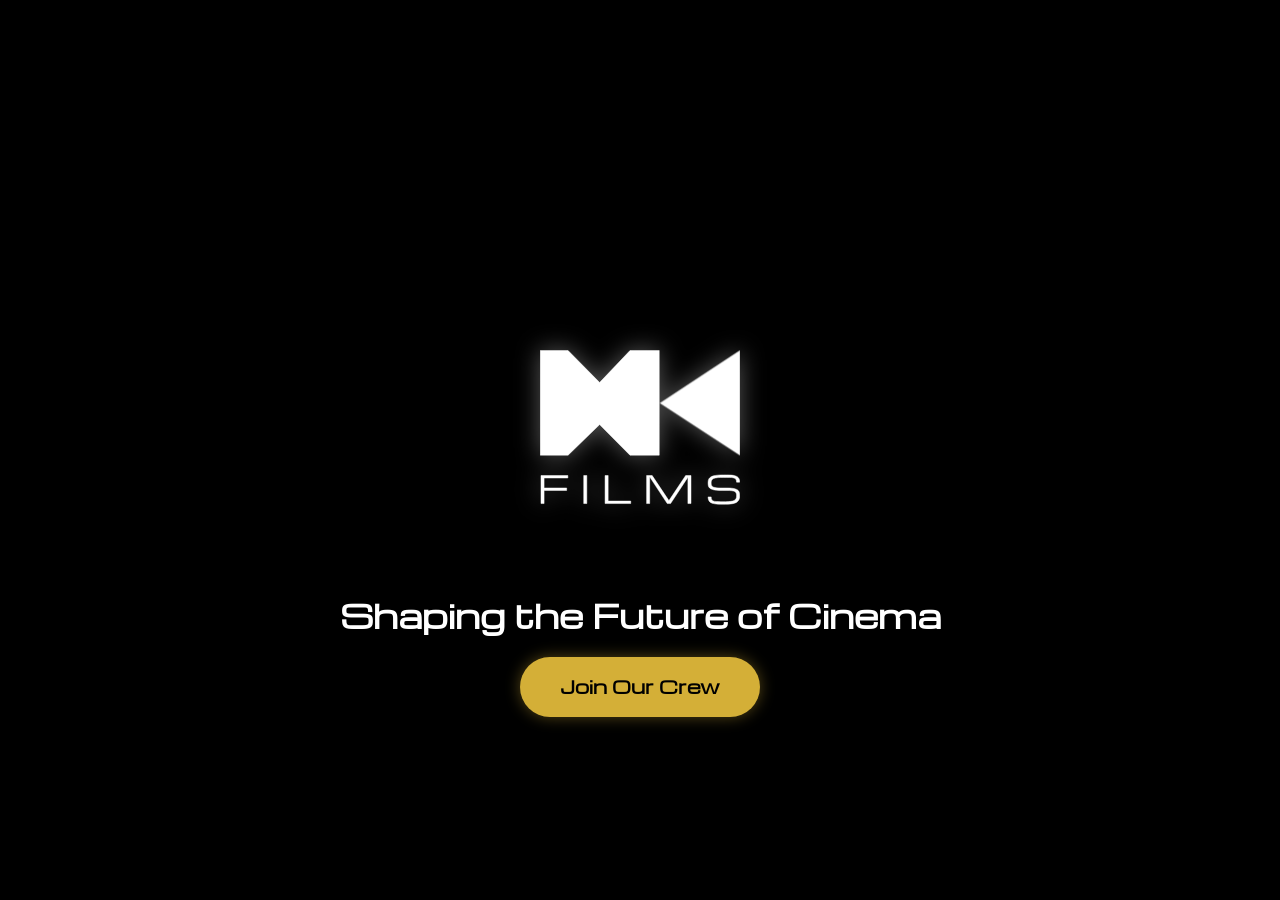
<file: index.html>
<!DOCTYPE html>
<html lang="en">

<head>
    <meta charset="UTF-8">
    <meta name="viewport" content="width=device-width, initial-scale=1.0">
    <title>MKFilms | Cinematic Vision</title>
    <meta name="description"
        content="MKFilms - A visionary movie production startup bringing your imagination to life.">
    <link rel="preconnect" href="https://fonts.googleapis.com">
    <link rel="preconnect" href="https://fonts.gstatic.com" crossorigin>
    <link href="https://fonts.googleapis.com/css2?family=Michroma&display=swap" rel="stylesheet">
    <link rel="stylesheet" href="style.css">
</head>

<body>
    <video autoplay muted loop playsinline class="bg-video">
        <source src="bgvideo.mp4" type="video/mp4">
    </video>
    <div class="background-effects overlay">
        <div class="glow glow-1"></div>
        <div class="glow glow-2"></div>
    </div>


    <main class="hero-section">
        <div class="hero-content">
            <div class="logo-container" id="logo-container">
                <svg width="426" height="329" viewBox="0 0 426 329" fill="none" xmlns="http://www.w3.org/2000/svg" class="animated-logo" id="main-logo">
<path d="M59.791 0.5L126.644 68.3506L127.007 68.7197L127.362 68.3438L191.714 0.5H254V223.5H191.708L127.354 158.647L127.007 158.297L126.651 158.642L59.7969 223.5H0.5V0.5H59.791Z" fill="white" stroke="white" class="svg-elem-1"></path>
<path d="M425.5 223.076L255.912 112.497L425.5 0.926758V223.076Z" fill="white" stroke="white" class="svg-elem-2"></path>
<path d="M390.367 265.484H397.961C401.746 265.484 405.051 265.629 407.877 265.917H407.882C410.707 266.179 413.125 266.609 415.143 267.204L415.148 267.206C417.17 267.776 418.819 268.496 420.108 269.355L420.118 269.361C421.434 270.196 422.46 271.201 423.208 272.372V272.373L423.215 272.383C423.993 273.537 424.535 274.86 424.84 276.356C425.121 277.737 425.274 279.264 425.3 280.938H418.705C418.66 278.756 418.313 276.977 417.628 275.634C416.928 274.26 415.801 273.227 414.282 272.528L413.974 272.394C412.319 271.678 410.175 271.25 407.562 271.09H407.562C404.963 270.904 401.762 270.812 397.961 270.812H390.367C385.929 270.812 382.169 270.954 379.091 271.238L377.813 271.369C374.52 271.715 371.879 272.316 369.914 273.189C367.943 274.066 366.522 275.266 365.718 276.817C364.933 278.332 364.555 280.197 364.555 282.387C364.555 283.727 364.649 284.931 364.84 285.995C365.036 287.089 365.431 288.068 366.029 288.923L366.035 288.931L366.041 288.938C366.675 289.773 367.542 290.464 368.623 291.019C369.707 291.574 371.114 292.021 372.826 292.369C374.543 292.718 376.623 292.97 379.062 293.129L379.068 293.13C381.532 293.262 384.455 293.328 387.836 293.328H398.277C402.431 293.328 405.984 293.499 408.938 293.839C411.896 294.179 414.364 294.688 416.351 295.358L416.357 295.361C418.374 296.008 419.946 296.812 421.096 297.762C422.26 298.724 423.152 299.819 423.777 301.045L423.779 301.049C424.407 302.254 424.813 303.618 424.991 305.146L424.992 305.155C425.2 306.712 425.305 308.404 425.305 310.23C425.305 312.045 425.136 313.751 424.801 315.349L424.8 315.354C424.495 316.905 423.937 318.324 423.127 319.615C422.321 320.899 421.221 322.053 419.815 323.075C418.418 324.091 416.622 324.967 414.416 325.694C412.216 326.419 409.548 326.967 406.406 327.334L406.401 327.335C403.29 327.727 399.634 327.924 395.43 327.924H385.305C381.52 327.924 378.215 327.779 375.389 327.491C372.914 327.239 370.75 326.878 368.894 326.409L368.117 326.202C366.097 325.606 364.447 324.873 363.156 324.013C362.022 323.234 361.09 322.353 360.354 321.373L360.051 320.946C359.299 319.766 358.769 318.431 358.465 316.936H358.466C358.185 315.53 358.031 313.989 358.006 312.312H364.6C364.645 314.494 364.992 316.273 365.677 317.616C366.423 319.079 367.653 320.169 369.325 320.894L369.332 320.896C370.982 321.584 373.11 322.013 375.697 322.199H375.703C378.301 322.358 381.502 322.438 385.305 322.438H395.43C399.873 322.438 403.577 322.226 406.536 321.8C409.494 321.373 411.889 320.689 413.699 319.729C415.514 318.767 416.827 317.496 417.594 315.905L417.595 315.902C418.346 314.316 418.711 312.42 418.711 310.23C418.711 308.196 418.487 306.451 418.026 305.01L417.931 304.726C417.412 303.177 416.364 301.955 414.826 301.06H414.827C413.321 300.167 411.228 299.561 408.586 299.214H408.585C405.943 298.841 402.504 298.656 398.277 298.656H387.836C383.207 298.656 379.243 298.485 375.943 298.145C372.665 297.804 369.927 297.32 367.722 296.697H367.721C365.518 296.049 363.785 295.266 362.501 294.361C361.366 293.538 360.476 292.626 359.821 291.628L359.556 291.194C358.904 290.014 358.475 288.704 358.272 287.261C358.065 285.757 357.961 284.133 357.961 282.387C357.961 280.569 358.117 278.888 358.426 277.343L358.425 277.342C358.754 275.826 359.348 274.469 360.202 273.263L360.205 273.259C361.058 272.029 362.233 270.926 363.743 269.953C365.243 268.987 367.183 268.174 369.576 267.523L369.579 267.522C371.996 266.847 374.906 266.337 378.314 265.996C381.721 265.655 385.738 265.484 390.367 265.484Z" fill="white" stroke="white" class="svg-elem-3"></path>
<path d="M238.959 266.75L274.208 319.684L274.625 320.309L275.041 319.684L310.29 266.75H321.625V326.5H315.031V270.473L314.113 271.868L278.191 326.5H271.058L234.582 271.038L233.664 269.643V326.5H227.07V266.75H238.959Z" fill="white" stroke="white" class="svg-elem-4"></path>
<path d="M145.172 266.75V321.172H193.266V326.5H138.578V266.75H145.172Z" fill="white" stroke="white" class="svg-elem-5"></path>
<path d="M99.7109 266.75V326.5H93.1172V266.75H99.7109Z" fill="white" stroke="white" class="svg-elem-6"></path>
<path d="M59.3125 266.75V272.078H8.6875V293.328H56.7812V298.656H8.6875V326.5H2.09375V266.75H59.3125Z" fill="white" stroke="white" class="svg-elem-7"></path>
</svg>
            </div>
            <h1 class="hero-title">Shaping the Future of Cinema</h1>
            <a href="careers.html" class="cta-button">Join Our Crew</a>
        </div>
    </main>

    <audio id="brand-intro" src="universfield-brand-logo-intro-352299.mp3" preload="auto" autoplay></audio>
    <script src="script.js"></script>
</body>

</html>
</file>
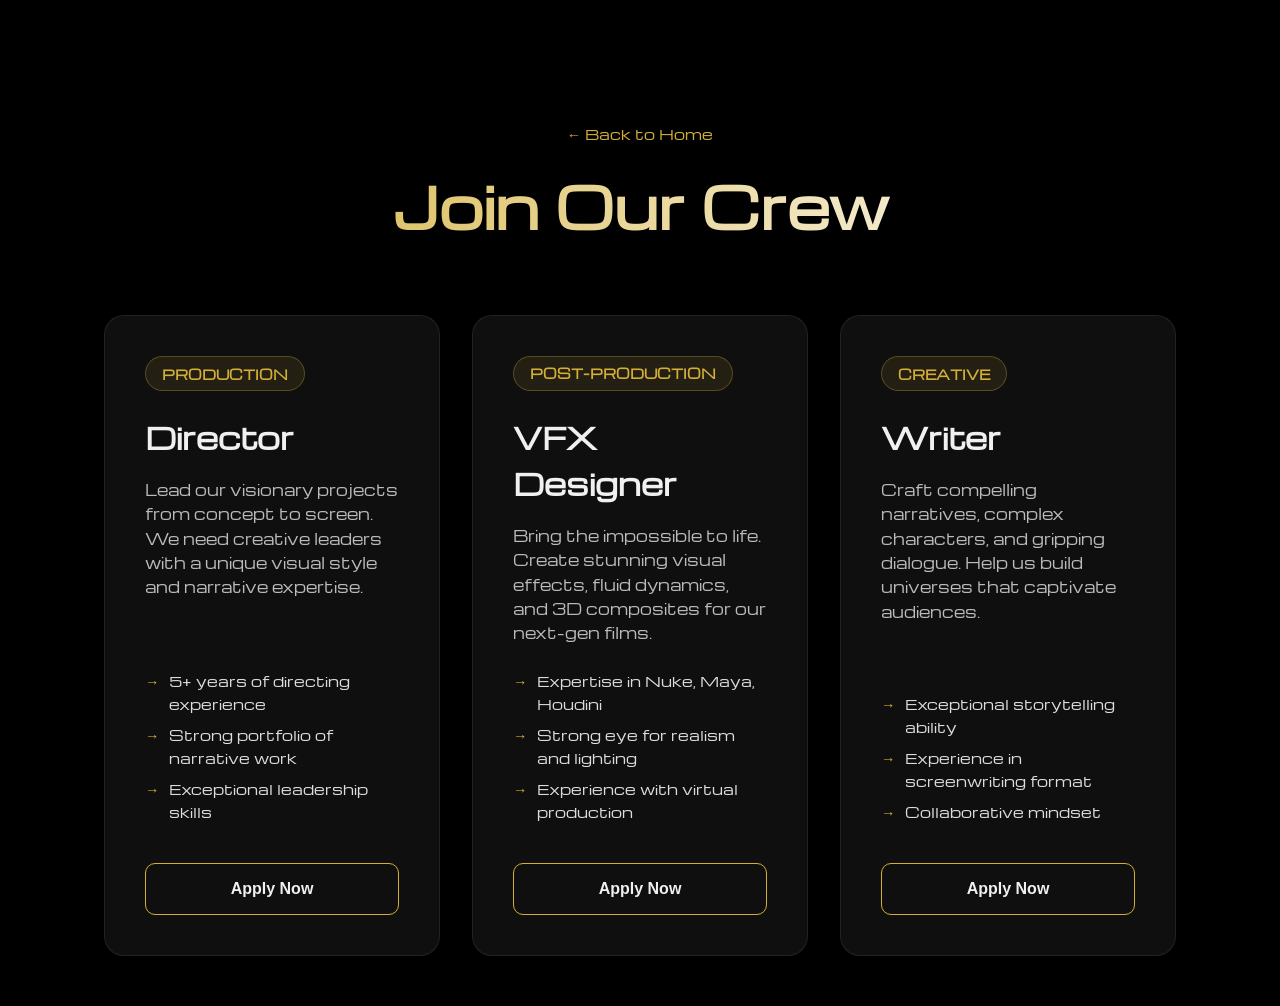
<file: careers.html>
<!DOCTYPE html>
<html lang="en">

<head>
    <meta charset="UTF-8">
    <meta name="viewport" content="width=device-width, initial-scale=1.0">
    <title>Hiring Now | MKFilms</title>
    <meta name="description"
        content="MKFilms is hiring! Explore our open positions for VFX Designers, Directors, and Writers.">
    <link rel="preconnect" href="https://fonts.googleapis.com">
    <link rel="preconnect" href="https://fonts.gstatic.com" crossorigin>
    <link href="https://fonts.googleapis.com/css2?family=Michroma&display=swap" rel="stylesheet">
    <link rel="stylesheet" href="style.css">
</head>

<body>
    <div class="background-effects">
        <div class="glow glow-1"></div>
        <div class="glow glow-2"></div>
    </div>



    <main class="careers-section">
        <div class="careers-header">
            <a href="index.html" class="back-link">← Back to Home</a>
            <h1 class="page-title">Join Our Crew</h1>
        </div>

        <div class="jobs-grid">
            <!-- Job Card 1 -->
            <div class="job-card">
                <div class="job-card-content">
                    <div class="job-badge">Production</div>
                    <h2 class="job-title">Director</h2>
                    <p class="job-desc">Lead our visionary projects from concept to screen. We need creative leaders
                        with a unique visual style and narrative expertise.</p>
                    <ul class="job-requirements">
                        <li>5+ years of directing experience</li>
                        <li>Strong portfolio of narrative work</li>
                        <li>Exceptional leadership skills</li>
                    </ul>
                    <button class="apply-btn">Apply Now</button>
                </div>
                <div class="card-glow"></div>
            </div>

            <!-- Job Card 2 -->
            <div class="job-card">
                <div class="job-card-content">
                    <div class="job-badge">Post-Production</div>
                    <h2 class="job-title">VFX Designer</h2>
                    <p class="job-desc">Bring the impossible to life. Create stunning visual effects, fluid dynamics,
                        and 3D composites for our next-gen films.</p>
                    <ul class="job-requirements">
                        <li>Expertise in Nuke, Maya, Houdini</li>
                        <li>Strong eye for realism and lighting</li>
                        <li>Experience with virtual production</li>
                    </ul>
                    <button class="apply-btn">Apply Now</button>
                </div>
                <div class="card-glow"></div>
            </div>

            <!-- Job Card 3 -->
            <div class="job-card">
                <div class="job-card-content">
                    <div class="job-badge">Creative</div>
                    <h2 class="job-title">Writer</h2>
                    <p class="job-desc">Craft compelling narratives, complex characters, and gripping dialogue. Help us
                        build universes that captivate audiences.</p>
                    <ul class="job-requirements">
                        <li>Exceptional storytelling ability</li>
                        <li>Experience in screenwriting format</li>
                        <li>Collaborative mindset</li>
                    </ul>
                    <button class="apply-btn">Apply Now</button>
                </div>
                <div class="card-glow"></div>
            </div>
        </div>
    </main>

    <script src="script.js"></script>
</body>

</html>
</file>
<file: style.css>
:root {
    --bg-color: #000000;
    --text-color: #f0f0f0;
    --accent-color: #d4af37;
    /* Cinematic Gold */
    --accent-glow: rgba(212, 175, 55, 0.4);
    --card-bg: rgba(25, 25, 25, 0.6);
    --card-border: rgba(255, 255, 255, 0.08);
    --font-primary: 'Michroma', sans-serif;
}

* {
    margin: 0;
    padding: 0;
    box-sizing: border-box;
}

body {
    font-family: var(--font-primary);
    background-color: var(--bg-color);
    color: var(--text-color);
    overflow-x: hidden;
    line-height: 1.6;
}

/* Background Effects */
.bg-video {
    position: fixed;
    top: 50%;
    left: 50%;
    min-width: 100%;
    min-height: 100%;
    width: auto;
    height: auto;
    z-index: -2;
    transform: translateX(-50%) translateY(-50%);
    object-fit: cover;
    opacity: 0.6;
}

.background-effects {
    position: fixed;
    top: 0;
    left: 0;
    width: 100vw;
    height: 100vh;
    z-index: -1;
    overflow: hidden;
    pointer-events: none;
}




/* Back Link */
.back-link {
    display: inline-block;
    color: var(--accent-color);
    text-decoration: none;
    font-size: 0.9rem;
    margin-bottom: 1rem;
    transition: transform 0.3s ease;
}



/* Hero Section */
.hero-section {
    min-height: 100vh;
    display: flex;
    justify-content: center;
    align-items: center;
    text-align: center;
    padding-top: 80px;
}

.hero-content {
    max-width: 800px;
    padding: 2rem;
    display: flex;
    flex-direction: column;
    align-items: center;

    transform-origin: center;
}



.logo-container {
    perspective: 1200px;
    /* Layer 1: cinematic 3D flip entrance */
    animation: logo3DFlip 2.2s cubic-bezier(0.23, 1, 0.32, 1) both;
}

@keyframes logo3DFlip {
    0% {
        transform: rotateY(-180deg) scale(0.4);
        opacity: 0;
    }

    60% {
        transform: rotateY(12deg) scale(1.05);
        opacity: 1;
    }

    80% {
        transform: rotateY(-6deg) scale(0.98);
    }

    100% {
        transform: rotateY(0deg) scale(1);
        opacity: 1;
    }
}


.hero-title {
    font-size: 2rem;
    font-weight: 800;
    line-height: 1.1;
    margin-bottom: 1.5rem;
    color: #fff;
}

.animated-logo {
    width: 200px;
    transform-style: preserve-3d;
    /* Layer 2: color sweep (runs once, ends in white) + Layer 3: float+wave loop */
    animation:
        logoColorSweep 3.5s ease-in-out 1.8s both,
        logoFloat 4s ease-in-out 3.5s infinite,
        logoWave 6s ease-in-out 3.5s infinite;
}

/* ── Color sweep: transparent → gold → cyan → violet → white ── */
@keyframes logoColorSweep {
    0% {
        filter: drop-shadow(0 0 0px rgba(212, 175, 55, 0));
    }

    15% {
        filter:
            drop-shadow(0 0 18px rgba(212, 175, 55, 1)) drop-shadow(0 0 40px rgba(212, 175, 55, 0.6)) brightness(1.3) sepia(0.4);
    }

    35% {
        filter:
            drop-shadow(0 0 22px rgba(80, 220, 255, 1)) drop-shadow(0 0 55px rgba(80, 220, 255, 0.5)) brightness(1.4) hue-rotate(30deg);
    }

    55% {
        filter:
            drop-shadow(0 0 25px rgba(180, 80, 255, 1)) drop-shadow(0 0 60px rgba(180, 80, 255, 0.5)) brightness(1.5) hue-rotate(60deg);
    }

    75% {
        filter:
            drop-shadow(0 0 20px rgba(255, 255, 255, 0.9)) drop-shadow(0 0 50px rgba(255, 255, 255, 0.4)) brightness(1.6);
    }

    100% {
        filter:
            drop-shadow(0 0 12px rgba(255, 255, 255, 0.35)) brightness(1);
    }
}

/* ── Floating breath: gentle vertical oscillation ── */
@keyframes logoFloat {

    0%,
    100% {
        transform: translateY(0px) rotateX(0deg);
    }

    30% {
        transform: translateY(-10px) rotateX(2deg);
    }

    70% {
        transform: translateY(6px) rotateX(-1.5deg);
    }
}

/* ── Liquid wave: subtle organic scale + skew ripple ── */
@keyframes logoWave {

    0%,
    100% {
        transform: scaleX(1) skewX(0deg) scaleY(1);
    }

    20% {
        transform: scaleX(1.02) skewX(0.6deg) scaleY(0.99);
    }

    50% {
        transform: scaleX(0.98) skewX(-0.4deg) scaleY(1.01);
    }

    75% {
        transform: scaleX(1.01) skewX(0.3deg) scaleY(0.995);
    }
}



.cta-button {
    display: inline-block;
    padding: 1rem 2.5rem;
    font-size: 1.1rem;
    font-weight: 600;
    color: #000;
    background-color: var(--accent-color);
    border: none;
    border-radius: 30px;
    text-decoration: none;
    cursor: pointer;
    transition: all 0.3s ease;
    opacity: 0;
    transform: translateY(20px);
    animation: fadeUp 1s ease forwards 1.1s;
    box-shadow: 0 0 15px var(--accent-glow);
}

.cta-button:hover {
    transform: translateY(-3px) scale(1.05);
    box-shadow: 0 0 25px rgba(212, 175, 55, 0.8);
    background-color: #f0c84b;
}

@keyframes fadeUp {
    to {
        opacity: 1;
        transform: translateY(0);
    }
}

/* Careers Section */
.careers-section {
    min-height: 100vh;
    padding: 120px 5% 50px;
    max-width: 1200px;
    margin: 0 auto;
}

.careers-header {
    text-align: center;
    margin-bottom: 4rem;
}

.page-title {
    font-size: 3.5rem;
    font-weight: 800;
    margin-bottom: 1rem;
    background: linear-gradient(to right, var(--accent-color), #fff);
    -webkit-background-clip: text;
    -webkit-text-fill-color: transparent;
}

.page-subtitle {
    font-size: 1.2rem;
    color: #aaa;
    max-width: 700px;
    margin: 0 auto;
}

/* Jobs Grid */
.jobs-grid {
    display: grid;
    grid-template-columns: repeat(auto-fit, minmax(320px, 1fr));
    gap: 2rem;
}

.job-card {
    background: var(--card-bg);
    border: 1px solid var(--card-border);
    border-radius: 20px;
    padding: 2.5rem;
    position: relative;
    overflow: hidden;
    backdrop-filter: blur(10px);
    transition: transform 0.4s ease, border-color 0.4s ease;
    cursor: pointer;
    display: flex;
    flex-direction: column;
}

.job-card:hover {
    transform: translateY(-10px);
    border-color: var(--accent-color);
}

.card-glow {
    position: absolute;
    width: 100px;
    height: 100px;
    background: var(--accent-glow);
    border-radius: 50%;
    filter: blur(50px);
    top: -50px;
    right: -50px;
    transition: opacity 0.4s ease;
    opacity: 0;
}

.job-card:hover .card-glow {
    opacity: 1;
}

.job-card-content {
    position: relative;
    z-index: 1;
    display: flex;
    flex-direction: column;
    height: 100%;
}

.job-badge {
    align-self: flex-start;
    background: rgba(212, 175, 55, 0.1);
    color: var(--accent-color);
    padding: 0.4rem 1rem;
    border-radius: 20px;
    font-size: 0.8rem;
    font-weight: 600;
    text-transform: uppercase;
    margin-bottom: 1.5rem;
    border: 1px solid rgba(212, 175, 55, 0.3);
}

.job-title {
    font-size: 1.8rem;
    margin-bottom: 1rem;
    font-weight: 600;
}

.job-desc {
    color: #bbb;
    margin-bottom: 1.5rem;
    font-size: 0.95rem;
    flex-grow: 1;
}

.job-requirements {
    list-style: none;
    margin-bottom: 2rem;
}

.job-requirements li {
    position: relative;
    padding-left: 1.5rem;
    margin-bottom: 0.5rem;
    font-size: 0.9rem;
    color: #ddd;
}

.job-requirements li::before {
    content: '→';
    position: absolute;
    left: 0;
    color: var(--accent-color);
}

.apply-btn {
    width: 100%;
    padding: 1rem;
    background: transparent;
    border: 1px solid var(--accent-color);
    color: var(--text-color);
    border-radius: 10px;
    font-size: 1rem;
    font-weight: 600;
    cursor: pointer;
    transition: all 0.3s ease;
    margin-top: auto;
}

.job-card:hover .apply-btn {
    background: var(--accent-color);
    color: #000;
    box-shadow: 0 0 15px var(--accent-glow);
}

/* Responsive */
@media (max-width: 768px) {
    .hero-title {
        font-size: 2.8rem;
    }

    .page-title {
        font-size: 2.5rem;
    }
}


/***************************************************
 * Generated by SVG Artista on 5/18/2026, 1:15:37 PM
 * MIT license (https://opensource.org/licenses/MIT)
 * W. https://svgartista.net
 **************************************************/

@-webkit-keyframes animate-svg-stroke-1 {
    0% {
        stroke-dashoffset: 1066.4598388671875px;
        stroke-dasharray: 1066.4598388671875px
    }

    100% {
        stroke-dashoffset: 0;
        stroke-dasharray: 1066.4598388671875px
    }
}

@keyframes animate-svg-stroke-1 {
    0% {
        stroke-dashoffset: 1066.4598388671875px;
        stroke-dasharray: 1066.4598388671875px
    }

    100% {
        stroke-dashoffset: 0;
        stroke-dasharray: 1066.4598388671875px
    }
}

@-webkit-keyframes animate-svg-fill-1 {
    0% {
        fill: transparent
    }

    100% {
        fill: rgb(255, 255, 255)
    }
}

@keyframes animate-svg-fill-1 {
    0% {
        fill: transparent
    }

    100% {
        fill: rgb(255, 255, 255)
    }
}

.svg-elem-1 {
    -webkit-animation: animate-svg-stroke-1 1s cubic-bezier(0.47, 0, 0.745, 0.715) 0s both, animate-svg-fill-1 0.7s cubic-bezier(0.47, 0, 0.745, 0.715) 0.8s both;
    animation: animate-svg-stroke-1 1s cubic-bezier(0.47, 0, 0.745, 0.715) 0s both, animate-svg-fill-1 0.7s cubic-bezier(0.47, 0, 0.745, 0.715) 0.8s both
}

@-webkit-keyframes animate-svg-stroke-2 {
    0% {
        stroke-dashoffset: 629.6012573242188px;
        stroke-dasharray: 629.6012573242188px
    }

    100% {
        stroke-dashoffset: 0;
        stroke-dasharray: 629.6012573242188px
    }
}

@keyframes animate-svg-stroke-2 {
    0% {
        stroke-dashoffset: 629.6012573242188px;
        stroke-dasharray: 629.6012573242188px
    }

    100% {
        stroke-dashoffset: 0;
        stroke-dasharray: 629.6012573242188px
    }
}

@-webkit-keyframes animate-svg-fill-2 {
    0% {
        fill: transparent
    }

    100% {
        fill: rgb(255, 255, 255)
    }
}

@keyframes animate-svg-fill-2 {
    0% {
        fill: transparent
    }

    100% {
        fill: rgb(255, 255, 255)
    }
}

.svg-elem-2 {
    -webkit-animation: animate-svg-stroke-2 1s cubic-bezier(0.47, 0, 0.745, 0.715) 0.12s both,
                       animate-svg-fill-2 0.7s cubic-bezier(0.47, 0, 0.745, 0.715) 0.9s both,
                       triangleFlip 1.4s ease-in-out 3.5s 3 forwards;
    animation: animate-svg-stroke-2 1s cubic-bezier(0.47, 0, 0.745, 0.715) 0.12s both,
               animate-svg-fill-2 0.7s cubic-bezier(0.47, 0, 0.745, 0.715) 0.9s both,
               triangleFlip 1.4s ease-in-out 3.5s 3 forwards;
    transform-box: fill-box;
    transform-origin: center;
}

/* ── Triangle: vertical flip (rotateX 360°) — 3× then stops ── */
@keyframes triangleFlip {
    0%   { transform: perspective(600px) rotateX(0deg);   }
    100% { transform: perspective(600px) rotateX(360deg); }
}

@-webkit-keyframes animate-svg-stroke-3 {
    0% {
        stroke-dashoffset: 474.3359375px;
        stroke-dasharray: 474.3359375px
    }

    100% {
        stroke-dashoffset: 0;
        stroke-dasharray: 474.3359375px
    }
}

@keyframes animate-svg-stroke-3 {
    0% {
        stroke-dashoffset: 474.3359375px;
        stroke-dasharray: 474.3359375px
    }

    100% {
        stroke-dashoffset: 0;
        stroke-dasharray: 474.3359375px
    }
}

@-webkit-keyframes animate-svg-fill-3 {
    0% {
        fill: transparent
    }

    100% {
        fill: rgb(255, 255, 255)
    }
}

@keyframes animate-svg-fill-3 {
    0% {
        fill: transparent
    }

    100% {
        fill: rgb(255, 255, 255)
    }
}

.svg-elem-3 {
    -webkit-animation: animate-svg-stroke-3 1s cubic-bezier(0.47, 0, 0.745, 0.715) 0.24s both, animate-svg-fill-3 0.7s cubic-bezier(0.47, 0, 0.745, 0.715) 1s both;
    animation: animate-svg-stroke-3 1s cubic-bezier(0.47, 0, 0.745, 0.715) 0.24s both, animate-svg-fill-3 0.7s cubic-bezier(0.47, 0, 0.745, 0.715) 1s both
}

@-webkit-keyframes animate-svg-stroke-4 {
    0% {
        stroke-dashoffset: 541.7293090820312px;
        stroke-dasharray: 541.7293090820312px
    }

    100% {
        stroke-dashoffset: 0;
        stroke-dasharray: 541.7293090820312px
    }
}

@keyframes animate-svg-stroke-4 {
    0% {
        stroke-dashoffset: 541.7293090820312px;
        stroke-dasharray: 541.7293090820312px
    }

    100% {
        stroke-dashoffset: 0;
        stroke-dasharray: 541.7293090820312px
    }
}

@-webkit-keyframes animate-svg-fill-4 {
    0% {
        fill: transparent
    }

    100% {
        fill: rgb(255, 255, 255)
    }
}

@keyframes animate-svg-fill-4 {
    0% {
        fill: transparent
    }

    100% {
        fill: rgb(255, 255, 255)
    }
}

.svg-elem-4 {
    -webkit-animation: animate-svg-stroke-4 1s cubic-bezier(0.47, 0, 0.745, 0.715) 0.36s both, animate-svg-fill-4 0.7s cubic-bezier(0.47, 0, 0.745, 0.715) 1.1s both;
    animation: animate-svg-stroke-4 1s cubic-bezier(0.47, 0, 0.745, 0.715) 0.36s both, animate-svg-fill-4 0.7s cubic-bezier(0.47, 0, 0.745, 0.715) 1.1s both
}

@-webkit-keyframes animate-svg-stroke-5 {
    0% {
        stroke-dashoffset: 230.87600708007812px;
        stroke-dasharray: 230.87600708007812px
    }

    100% {
        stroke-dashoffset: 0;
        stroke-dasharray: 230.87600708007812px
    }
}

@keyframes animate-svg-stroke-5 {
    0% {
        stroke-dashoffset: 230.87600708007812px;
        stroke-dasharray: 230.87600708007812px
    }

    100% {
        stroke-dashoffset: 0;
        stroke-dasharray: 230.87600708007812px
    }
}

@-webkit-keyframes animate-svg-fill-5 {
    0% {
        fill: transparent
    }

    100% {
        fill: rgb(255, 255, 255)
    }
}

@keyframes animate-svg-fill-5 {
    0% {
        fill: transparent
    }

    100% {
        fill: rgb(255, 255, 255)
    }
}

.svg-elem-5 {
    -webkit-animation: animate-svg-stroke-5 1s cubic-bezier(0.47, 0, 0.745, 0.715) 0.48s both, animate-svg-fill-5 0.7s cubic-bezier(0.47, 0, 0.745, 0.715) 1.2000000000000002s both;
    animation: animate-svg-stroke-5 1s cubic-bezier(0.47, 0, 0.745, 0.715) 0.48s both, animate-svg-fill-5 0.7s cubic-bezier(0.47, 0, 0.745, 0.715) 1.2000000000000002s both
}

@-webkit-keyframes animate-svg-stroke-6 {
    0% {
        stroke-dashoffset: 134.68739318847656px;
        stroke-dasharray: 134.68739318847656px
    }

    100% {
        stroke-dashoffset: 0;
        stroke-dasharray: 134.68739318847656px
    }
}

@keyframes animate-svg-stroke-6 {
    0% {
        stroke-dashoffset: 134.68739318847656px;
        stroke-dasharray: 134.68739318847656px
    }

    100% {
        stroke-dashoffset: 0;
        stroke-dasharray: 134.68739318847656px
    }
}

@-webkit-keyframes animate-svg-fill-6 {
    0% {
        fill: transparent
    }

    100% {
        fill: rgb(255, 255, 255)
    }
}

@keyframes animate-svg-fill-6 {
    0% {
        fill: transparent
    }

    100% {
        fill: rgb(255, 255, 255)
    }
}

.svg-elem-6 {
    -webkit-animation: animate-svg-stroke-6 1s cubic-bezier(0.47, 0, 0.745, 0.715) 0.6s both, animate-svg-fill-6 0.7s cubic-bezier(0.47, 0, 0.745, 0.715) 1.3s both;
    animation: animate-svg-stroke-6 1s cubic-bezier(0.47, 0, 0.745, 0.715) 0.6s both, animate-svg-fill-6 0.7s cubic-bezier(0.47, 0, 0.745, 0.715) 1.3s both
}

@-webkit-keyframes animate-svg-stroke-7 {
    0% {
        stroke-dashoffset: 332.1249084472656px;
        stroke-dasharray: 332.1249084472656px
    }

    100% {
        stroke-dashoffset: 0;
        stroke-dasharray: 332.1249084472656px
    }
}

@keyframes animate-svg-stroke-7 {
    0% {
        stroke-dashoffset: 332.1249084472656px;
        stroke-dasharray: 332.1249084472656px
    }

    100% {
        stroke-dashoffset: 0;
        stroke-dasharray: 332.1249084472656px
    }
}

@-webkit-keyframes animate-svg-fill-7 {
    0% {
        fill: transparent
    }

    100% {
        fill: rgb(255, 255, 255)
    }
}

@keyframes animate-svg-fill-7 {
    0% {
        fill: transparent
    }

    100% {
        fill: rgb(255, 255, 255)
    }
}

.svg-elem-7 {
    -webkit-animation: animate-svg-stroke-7 1s cubic-bezier(0.47, 0, 0.745, 0.715) 0.72s both, animate-svg-fill-7 0.7s cubic-bezier(0.47, 0, 0.745, 0.715) 1.4000000000000001s both;
    animation: animate-svg-stroke-7 1s cubic-bezier(0.47, 0, 0.745, 0.715) 0.72s both, animate-svg-fill-7 0.7s cubic-bezier(0.47, 0, 0.745, 0.715) 1.4000000000000001s both
}
</file>
